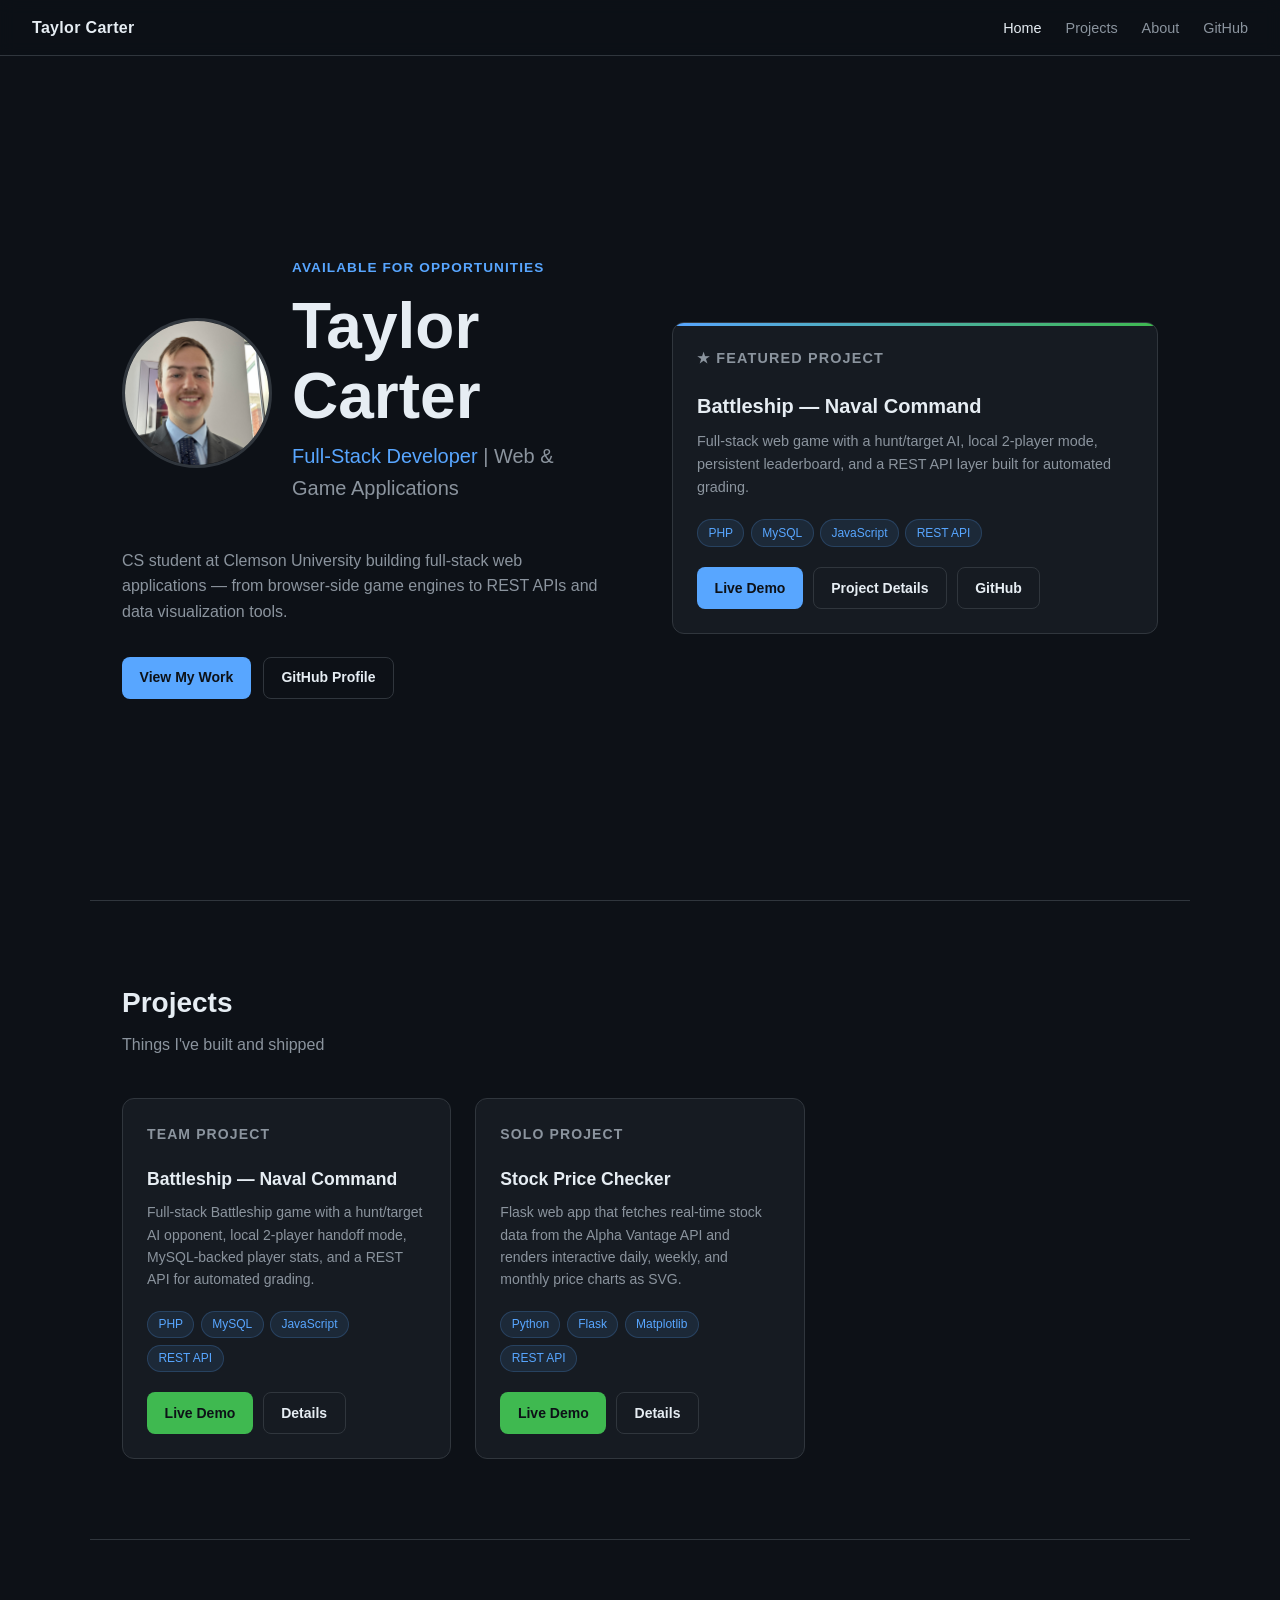
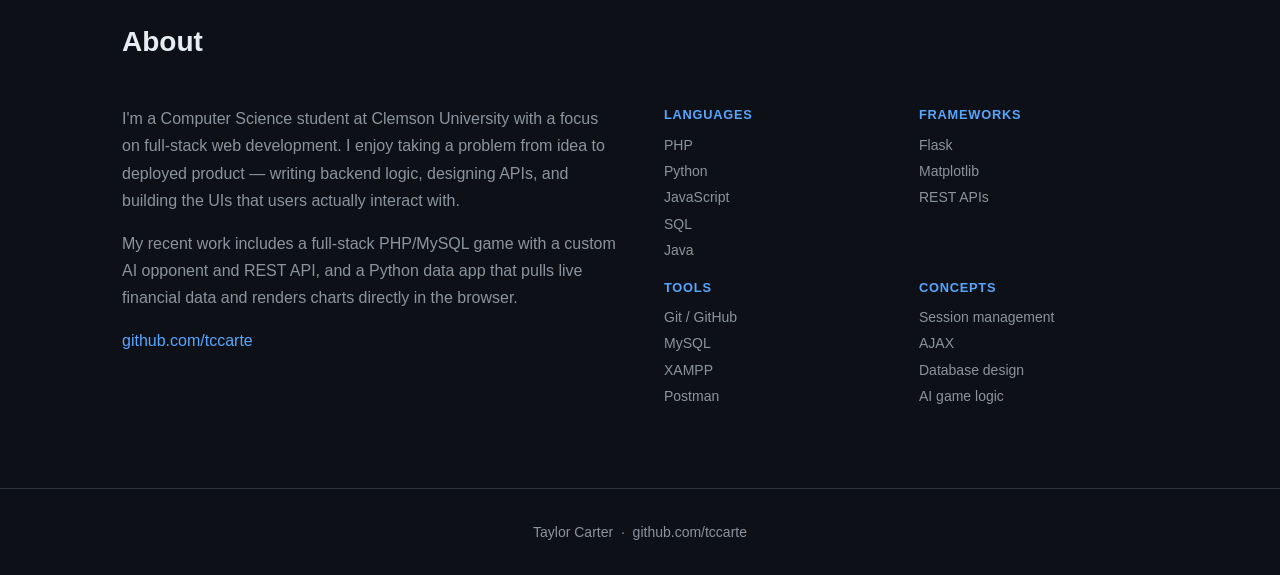
<file: index.html>
<!DOCTYPE html>
<html lang="en">
<head>
  <meta charset="UTF-8" />
  <meta name="viewport" content="width=device-width, initial-scale=1.0" />
  <title>Taylor Carter — Full-Stack Developer</title>
  <link rel="stylesheet" href="style.css" />
</head>
<body>

  <!-- NAV -->
  <nav>
    <span class="nav-brand">Taylor Carter</span>
    <ul class="nav-links">
      <li><a href="index.html" class="active">Home</a></li>
      <li><a href="#projects">Projects</a></li>
      <li><a href="#about">About</a></li>
      <li><a href="https://github.com/tccarte" target="_blank" rel="noopener">GitHub</a></li>
    </ul>
  </nav>

  <!-- HERO -->
  <div class="hero">
    <div class="hero-text">
      <div class="hero-identity">
        <img src="unnamed.jpg" alt="Taylor Carter" class="profile-photo" style="width:150px;height:150px;border-radius:50%;object-fit:cover;object-position:center top;flex-shrink:0;border:3px solid #30363d;" />
        <div>
          <p class="hero-eyebrow">Available for opportunities</p>
          <h1 class="hero-name">Taylor Carter</h1>
          <p class="hero-role"><span>Full-Stack Developer</span> | Web &amp; Game Applications</p>
        </div>
      </div>
      <p class="hero-desc">
        CS student at Clemson University building full-stack web applications — from
        browser-side game engines to REST APIs and data visualization tools.
      </p>
      <div class="hero-actions">
        <a href="#projects" class="btn btn-primary">View My Work</a>
        <a href="https://github.com/tccarte" target="_blank" rel="noopener" class="btn btn-outline">GitHub Profile</a>
      </div>
    </div>

    <div class="hero-featured">
      <div class="featured-card">
        <p class="featured-label">&#9733; Featured Project</p>
        <h3>Battleship — Naval Command</h3>
        <p>
          Full-stack web game with a hunt/target AI, local 2-player mode, persistent
          leaderboard, and a REST API layer built for automated grading.
        </p>
        <div class="tag-list">
          <span class="tag">PHP</span>
          <span class="tag">MySQL</span>
          <span class="tag">JavaScript</span>
          <span class="tag">REST API</span>
        </div>
        <div class="card-actions">
          <a href="http://lightslategray-dogfish-869967.hostingersite.com/" target="_blank" rel="noopener" class="btn btn-primary">Live Demo</a>
          <a href="battleship.html" class="btn btn-outline">Project Details</a>
          <a href="https://github.com/tccarte" target="_blank" rel="noopener" class="btn btn-outline">GitHub</a>
        </div>
      </div>
    </div>
  </div>

  <hr class="divider" />

  <!-- PROJECTS -->
  <section id="projects">
    <div class="section-header">
      <h2>Projects</h2>
      <p>Things I've built and shipped</p>
    </div>
    <div class="project-grid">

      <!-- Battleship -->
      <div class="project-card">
        <p class="project-card-type">Team Project</p>
        <h3>Battleship — Naval Command</h3>
        <p>
          Full-stack Battleship game with a hunt/target AI opponent, local 2-player
          handoff mode, MySQL-backed player stats, and a REST API for automated grading.
        </p>
        <div class="tag-list">
          <span class="tag">PHP</span>
          <span class="tag">MySQL</span>
          <span class="tag">JavaScript</span>
          <span class="tag">REST API</span>
        </div>
        <div class="card-actions">
          <a href="http://lightslategray-dogfish-869967.hostingersite.com/" target="_blank" rel="noopener" class="btn btn-green">Live Demo</a>
          <a href="battleship.html" class="btn btn-outline">Details</a>
        </div>
      </div>

      <!-- Stock Price -->
      <div class="project-card">
        <p class="project-card-type">Solo Project</p>
        <h3>Stock Price Checker</h3>
        <p>
          Flask web app that fetches real-time stock data from the Alpha Vantage API
          and renders interactive daily, weekly, and monthly price charts as SVG.
        </p>
        <div class="tag-list">
          <span class="tag">Python</span>
          <span class="tag">Flask</span>
          <span class="tag">Matplotlib</span>
          <span class="tag">REST API</span>
        </div>
        <div class="card-actions">
          <a href="https://stockprice-yzet.onrender.com" target="_blank" rel="noopener" class="btn btn-green">Live Demo</a>
          <a href="stock-price.html" class="btn btn-outline">Details</a>
        </div>
      </div>

    </div>
  </section>

  <hr class="divider" />

  <!-- ABOUT -->
  <section id="about">
    <div class="section-header">
      <h2>About</h2>
    </div>
    <div class="about-grid">
      <div class="about-text">
        <p>
          I'm a Computer Science student at Clemson University with a focus on
          full-stack web development. I enjoy taking a problem from idea to deployed
          product — writing backend logic, designing APIs, and building the UIs that
          users actually interact with.
        </p>
        <p>
          My recent work includes a full-stack PHP/MySQL game with a custom AI
          opponent and REST API, and a Python data app that pulls live financial data
          and renders charts directly in the browser.
        </p>
        <p>
          <a href="https://github.com/tccarte" target="_blank" rel="noopener">github.com/tccarte</a>
        </p>
      </div>
      <div class="skills-grid">
        <div class="skill-group">
          <h4>Languages</h4>
          <ul>
            <li>PHP</li>
            <li>Python</li>
            <li>JavaScript</li>
            <li>SQL</li>
            <li>Java</li>
          </ul>
        </div>
        <div class="skill-group">
          <h4>Frameworks</h4>
          <ul>
            <li>Flask</li>
            <li>Matplotlib</li>
            <li>REST APIs</li>
          </ul>
        </div>
        <div class="skill-group">
          <h4>Tools</h4>
          <ul>
            <li>Git / GitHub</li>
            <li>MySQL</li>
            <li>XAMPP</li>
            <li>Postman</li>
          </ul>
        </div>
        <div class="skill-group">
          <h4>Concepts</h4>
          <ul>
            <li>Session management</li>
            <li>AJAX</li>
            <li>Database design</li>
            <li>AI game logic</li>
          </ul>
        </div>
      </div>
    </div>
  </section>

  <!-- FOOTER -->
  <footer>
    <p>Taylor Carter &nbsp;·&nbsp; <a href="https://github.com/tccarte" target="_blank" rel="noopener">github.com/tccarte</a></p>
  </footer>

</body>
</html>
</file>
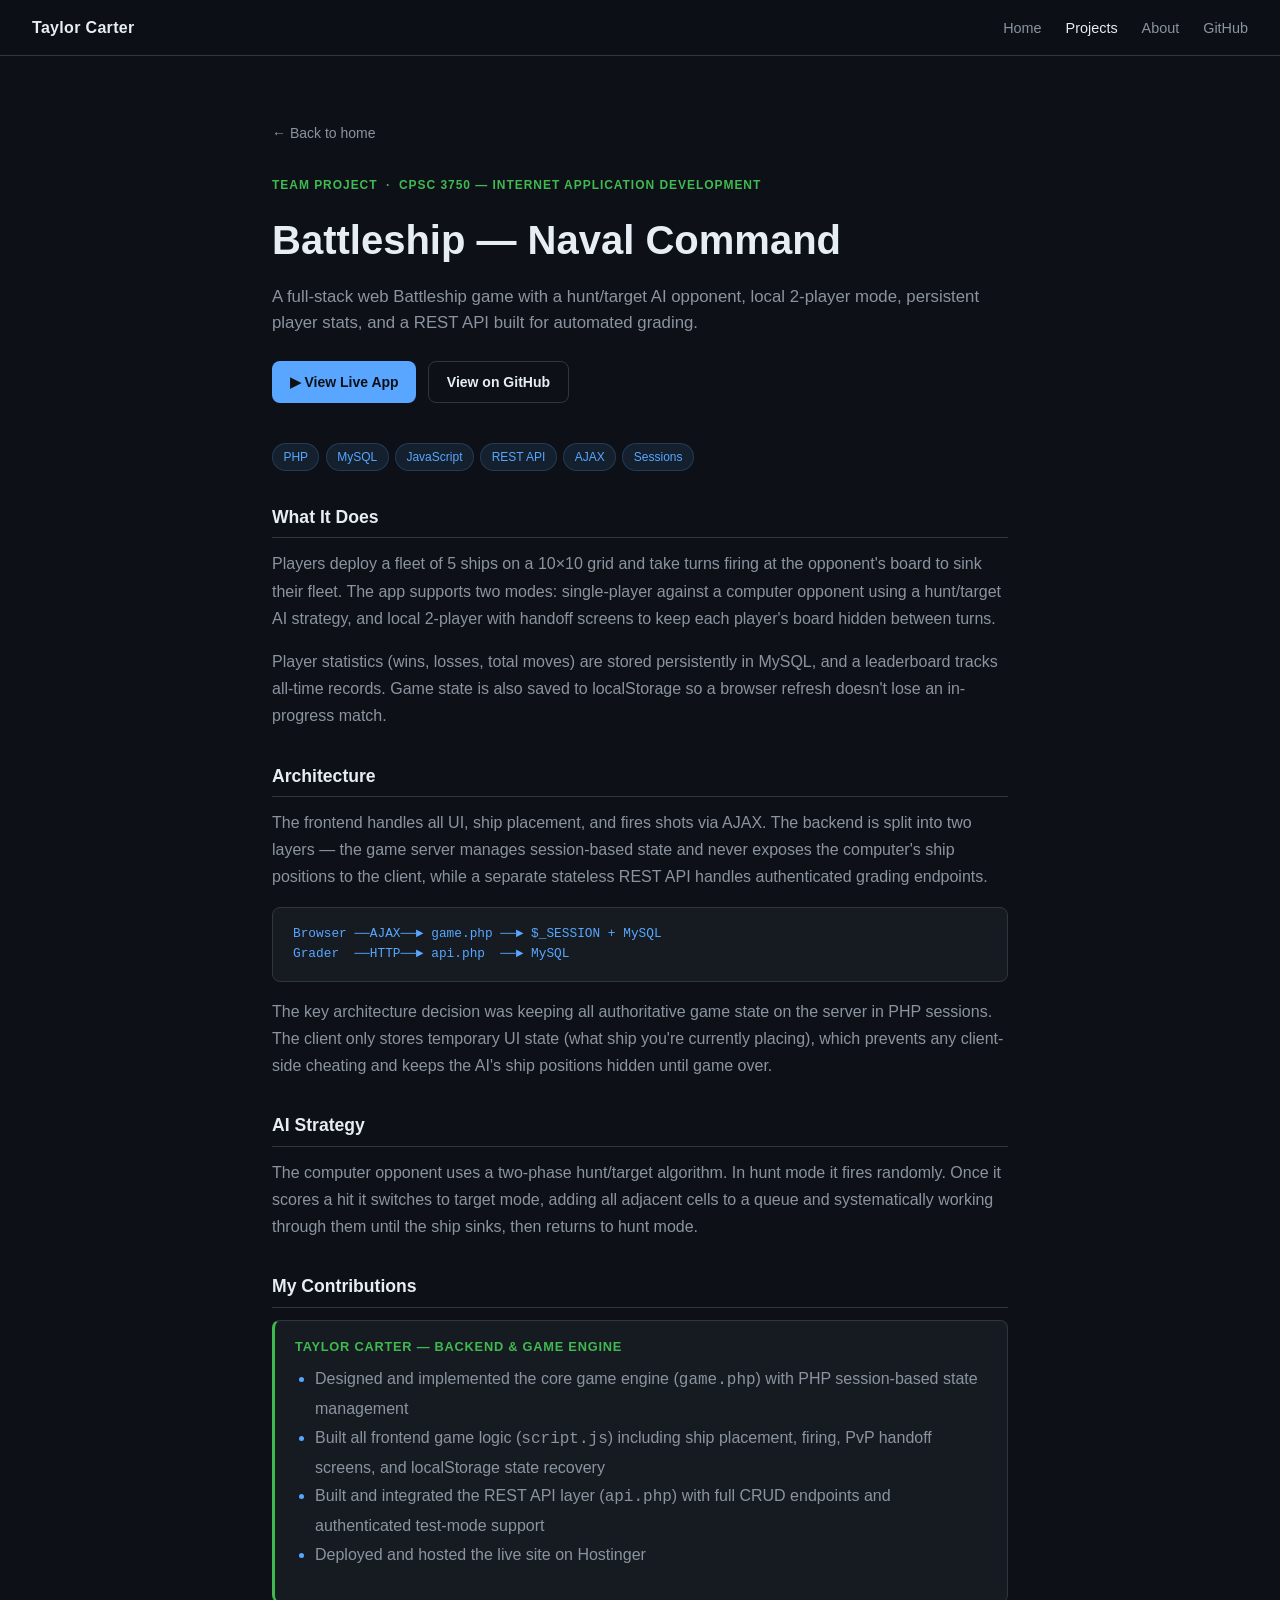
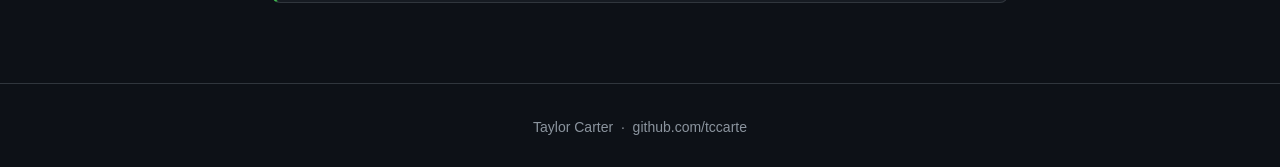
<file: battleship.html>
<!DOCTYPE html>
<html lang="en">
<head>
  <meta charset="UTF-8" />
  <meta name="viewport" content="width=device-width, initial-scale=1.0" />
  <title>Battleship — Naval Command | Taylor Carter</title>
  <link rel="stylesheet" href="style.css" />
</head>
<body>

  <!-- NAV -->
  <nav>
    <span class="nav-brand">Taylor Carter</span>
    <ul class="nav-links">
      <li><a href="index.html">Home</a></li>
      <li><a href="index.html#projects" class="active">Projects</a></li>
      <li><a href="index.html#about">About</a></li>
      <li><a href="https://github.com/tccarte" target="_blank" rel="noopener">GitHub</a></li>
    </ul>
  </nav>

  <div class="project-detail">

    <a href="index.html" class="back-link">&#8592; Back to home</a>

    <div class="project-header">
      <span class="badge">Team Project &nbsp;·&nbsp; CPSC 3750 — Internet Application Development</span>
      <h1>Battleship — Naval Command</h1>
      <p class="subtitle">
        A full-stack web Battleship game with a hunt/target AI opponent, local 2-player
        mode, persistent player stats, and a REST API built for automated grading.
      </p>
      <div class="project-cta">
        <a href="http://lightslategray-dogfish-869967.hostingersite.com/" target="_blank" rel="noopener" class="btn btn-primary">&#9654; View Live App</a>
        <a href="https://github.com/tccarte" target="_blank" rel="noopener" class="btn btn-outline">View on GitHub</a>
      </div>
      <div class="tag-list">
        <span class="tag">PHP</span>
        <span class="tag">MySQL</span>
        <span class="tag">JavaScript</span>
        <span class="tag">REST API</span>
        <span class="tag">AJAX</span>
        <span class="tag">Sessions</span>
      </div>
    </div>

    <div class="project-body">

      <h2>What It Does</h2>
      <p>
        Players deploy a fleet of 5 ships on a 10×10 grid and take turns firing at the
        opponent's board to sink their fleet. The app supports two modes: single-player
        against a computer opponent using a hunt/target AI strategy, and local 2-player
        with handoff screens to keep each player's board hidden between turns.
      </p>
      <p>
        Player statistics (wins, losses, total moves) are stored persistently in MySQL,
        and a leaderboard tracks all-time records. Game state is also saved to
        localStorage so a browser refresh doesn't lose an in-progress match.
      </p>

      <h2>Architecture</h2>
      <p>
        The frontend handles all UI, ship placement, and fires shots via AJAX. The
        backend is split into two layers — the game server manages session-based state
        and never exposes the computer's ship positions to the client, while a separate
        stateless REST API handles authenticated grading endpoints.
      </p>
      <div class="arch-block">Browser ──AJAX──► game.php ──► $_SESSION + MySQL
Grader  ──HTTP──► api.php  ──► MySQL</div>
      <p>
        The key architecture decision was keeping all authoritative game state on the
        server in PHP sessions. The client only stores temporary UI state (what ship
        you're currently placing), which prevents any client-side cheating and keeps
        the AI's ship positions hidden until game over.
      </p>

      <h2>AI Strategy</h2>
      <p>
        The computer opponent uses a two-phase hunt/target algorithm. In hunt mode it
        fires randomly. Once it scores a hit it switches to target mode, adding all
        adjacent cells to a queue and systematically working through them until the
        ship sinks, then returns to hunt mode.
      </p>

      <h2>My Contributions</h2>
      <div class="contrib-box">
        <h4>Taylor Carter — Backend &amp; Game Engine</h4>
        <ul>
          <li>Designed and implemented the core game engine (<code>game.php</code>) with PHP session-based state management</li>
          <li>Built all frontend game logic (<code>script.js</code>) including ship placement, firing, PvP handoff screens, and localStorage state recovery</li>
          <li>Built and integrated the REST API layer (<code>api.php</code>) with full CRUD endpoints and authenticated test-mode support</li>
          <li>Deployed and hosted the live site on Hostinger</li>
        </ul>
      </div>

    </div>

  </div>

  <!-- FOOTER -->
  <footer>
    <p>Taylor Carter &nbsp;·&nbsp; <a href="https://github.com/tccarte" target="_blank" rel="noopener">github.com/tccarte</a></p>
  </footer>

</body>
</html>
</file>
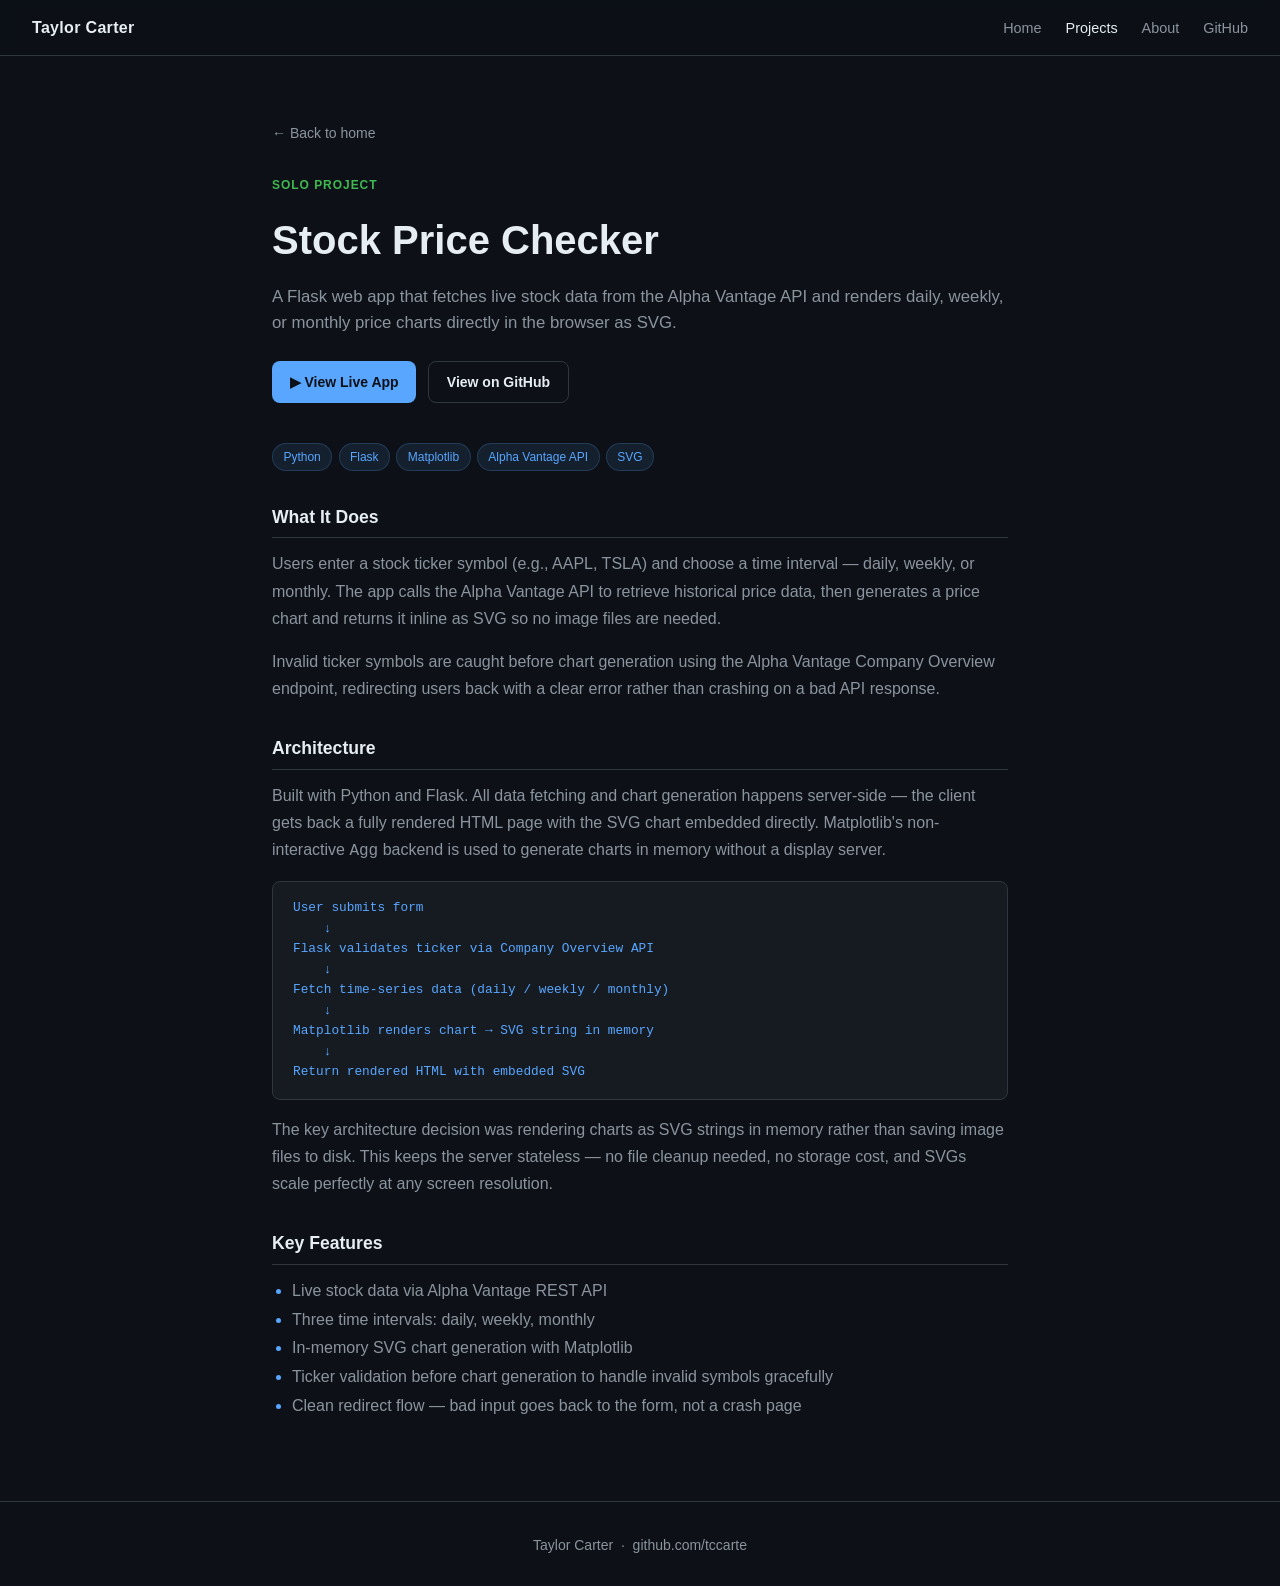
<file: stock-price.html>
<!DOCTYPE html>
<html lang="en">
<head>
  <meta charset="UTF-8" />
  <meta name="viewport" content="width=device-width, initial-scale=1.0" />
  <title>Stock Price Checker | Taylor Carter</title>
  <link rel="stylesheet" href="style.css" />
</head>
<body>

  <!-- NAV -->
  <nav>
    <span class="nav-brand">Taylor Carter</span>
    <ul class="nav-links">
      <li><a href="index.html">Home</a></li>
      <li><a href="index.html#projects" class="active">Projects</a></li>
      <li><a href="index.html#about">About</a></li>
      <li><a href="https://github.com/tccarte" target="_blank" rel="noopener">GitHub</a></li>
    </ul>
  </nav>

  <div class="project-detail">

    <a href="index.html" class="back-link">&#8592; Back to home</a>

    <div class="project-header">
      <span class="badge">Solo Project</span>
      <h1>Stock Price Checker</h1>
      <p class="subtitle">
        A Flask web app that fetches live stock data from the Alpha Vantage API and
        renders daily, weekly, or monthly price charts directly in the browser as SVG.
      </p>
      <div class="project-cta">
        <a href="https://stockprice-yzet.onrender.com" target="_blank" rel="noopener" class="btn btn-primary">&#9654; View Live App</a>
        <a href="https://github.com/tccarte" target="_blank" rel="noopener" class="btn btn-outline">View on GitHub</a>
      </div>
      <div class="tag-list">
        <span class="tag">Python</span>
        <span class="tag">Flask</span>
        <span class="tag">Matplotlib</span>
        <span class="tag">Alpha Vantage API</span>
        <span class="tag">SVG</span>
      </div>
    </div>

    <div class="project-body">

      <h2>What It Does</h2>
      <p>
        Users enter a stock ticker symbol (e.g., AAPL, TSLA) and choose a time
        interval — daily, weekly, or monthly. The app calls the Alpha Vantage API to
        retrieve historical price data, then generates a price chart and returns it
        inline as SVG so no image files are needed.
      </p>
      <p>
        Invalid ticker symbols are caught before chart generation using the Alpha
        Vantage Company Overview endpoint, redirecting users back with a clear error
        rather than crashing on a bad API response.
      </p>

      <h2>Architecture</h2>
      <p>
        Built with Python and Flask. All data fetching and chart generation happens
        server-side — the client gets back a fully rendered HTML page with the SVG
        chart embedded directly. Matplotlib's non-interactive <code>Agg</code> backend
        is used to generate charts in memory without a display server.
      </p>
      <div class="arch-block">User submits form
    ↓
Flask validates ticker via Company Overview API
    ↓
Fetch time-series data (daily / weekly / monthly)
    ↓
Matplotlib renders chart → SVG string in memory
    ↓
Return rendered HTML with embedded SVG</div>
      <p>
        The key architecture decision was rendering charts as SVG strings in memory
        rather than saving image files to disk. This keeps the server stateless —
        no file cleanup needed, no storage cost, and SVGs scale perfectly at any
        screen resolution.
      </p>

      <h2>Key Features</h2>
      <ul>
        <li>Live stock data via Alpha Vantage REST API</li>
        <li>Three time intervals: daily, weekly, monthly</li>
        <li>In-memory SVG chart generation with Matplotlib</li>
        <li>Ticker validation before chart generation to handle invalid symbols gracefully</li>
        <li>Clean redirect flow — bad input goes back to the form, not a crash page</li>
      </ul>

    </div>

  </div>

  <!-- FOOTER -->
  <footer>
    <p>Taylor Carter &nbsp;·&nbsp; <a href="https://github.com/tccarte" target="_blank" rel="noopener">github.com/tccarte</a></p>
  </footer>

</body>
</html>
</file>
<file: style.css>
/* ===== RESET & BASE ===== */
*, *::before, *::after { box-sizing: border-box; margin: 0; padding: 0; }

:root {
  --bg:       #0d1117;
  --surface:  #161b22;
  --border:   #30363d;
  --accent:   #58a6ff;
  --accent2:  #3fb950;
  --text:     #e6edf3;
  --muted:    #8b949e;
  --radius:   8px;
}

html { scroll-behavior: smooth; }

body {
  background: var(--bg);
  color: var(--text);
  font-family: -apple-system, BlinkMacSystemFont, "Segoe UI", Roboto, sans-serif;
  line-height: 1.6;
  font-size: 16px;
}

a { color: var(--accent); text-decoration: none; }
a:hover { text-decoration: underline; }

/* ===== NAV ===== */
nav {
  position: sticky;
  top: 0;
  z-index: 100;
  background: rgba(13, 17, 23, 0.92);
  backdrop-filter: blur(8px);
  border-bottom: 1px solid var(--border);
  padding: 0 2rem;
  display: flex;
  align-items: center;
  justify-content: space-between;
  height: 56px;
}

.nav-brand {
  font-weight: 700;
  font-size: 1rem;
  color: var(--text);
  letter-spacing: 0.02em;
}

.nav-links {
  display: flex;
  gap: 1.5rem;
  list-style: none;
}

.nav-links a {
  color: var(--muted);
  font-size: 0.9rem;
  transition: color 0.2s;
}

.nav-links a:hover,
.nav-links a.active {
  color: var(--text);
  text-decoration: none;
}

/* ===== BUTTONS ===== */
.btn {
  display: inline-flex;
  align-items: center;
  gap: 0.4rem;
  padding: 0.55rem 1.1rem;
  border-radius: var(--radius);
  font-size: 0.875rem;
  font-weight: 600;
  cursor: pointer;
  transition: opacity 0.2s, transform 0.1s;
  border: none;
  text-decoration: none;
}
.btn:hover { opacity: 0.85; text-decoration: none; transform: translateY(-1px); }
.btn-primary { background: var(--accent); color: #0d1117; }
.btn-outline { background: transparent; color: var(--text); border: 1px solid var(--border); }
.btn-outline:hover { border-color: var(--accent); color: var(--accent); }
.btn-green { background: var(--accent2); color: #0d1117; }

/* ===== HERO ===== */
.hero {
  min-height: calc(100vh - 56px);
  display: flex;
  align-items: center;
  padding: 4rem 2rem;
  max-width: 1100px;
  margin: 0 auto;
  gap: 4rem;
}

.hero-text { flex: 1; }

.hero-identity {
  display: flex;
  align-items: center;
  gap: 1.25rem;
  margin-bottom: 1.25rem;
}

.profile-photo {
  width: 72px;
  height: 72px;
  border-radius: 50%;
  object-fit: cover;
  border: 3px solid var(--border);
  flex-shrink: 0;
}

.hero-eyebrow {
  font-size: 0.85rem;
  color: var(--accent);
  font-weight: 600;
  letter-spacing: 0.08em;
  text-transform: uppercase;
  margin-bottom: 0.75rem;
}

.hero-name {
  font-size: clamp(2.5rem, 6vw, 4rem);
  font-weight: 800;
  line-height: 1.1;
  margin-bottom: 0.5rem;
}

.hero-role {
  font-size: clamp(1rem, 2.5vw, 1.25rem);
  color: var(--muted);
  margin-bottom: 1.5rem;
}

.hero-role span { color: var(--accent); }

.hero-desc {
  color: var(--muted);
  max-width: 480px;
  margin-bottom: 2rem;
  font-size: 1rem;
}

.hero-actions { display: flex; gap: 0.75rem; flex-wrap: wrap; }

.hero-featured {
  flex: 1;
  min-width: 300px;
}

/* ===== FEATURED CARD ===== */
.featured-card {
  background: var(--surface);
  border: 1px solid var(--border);
  border-radius: 12px;
  padding: 1.5rem;
  position: relative;
  overflow: hidden;
}

.featured-card::before {
  content: '';
  position: absolute;
  top: 0; left: 0; right: 0;
  height: 3px;
  background: linear-gradient(90deg, var(--accent), var(--accent2));
}

.featured-label {
  font-size: 0.75rem;
  color: var(--accent);
  font-weight: 600;
  letter-spacing: 0.08em;
  text-transform: uppercase;
  margin-bottom: 0.75rem;
}

.featured-card h3 {
  font-size: 1.25rem;
  font-weight: 700;
  margin-bottom: 0.5rem;
}

.featured-card p {
  color: var(--muted);
  font-size: 0.9rem;
  margin-bottom: 1.25rem;
  line-height: 1.6;
}

.tag-list {
  display: flex;
  flex-wrap: wrap;
  gap: 0.4rem;
  margin-bottom: 1.25rem;
}

.tag {
  background: rgba(88, 166, 255, 0.1);
  color: var(--accent);
  border: 1px solid rgba(88, 166, 255, 0.2);
  border-radius: 20px;
  padding: 0.2rem 0.65rem;
  font-size: 0.75rem;
  font-weight: 500;
}

.card-actions { display: flex; gap: 0.6rem; flex-wrap: wrap; }

/* ===== SECTION ===== */
section {
  max-width: 1100px;
  margin: 0 auto;
  padding: 5rem 2rem;
}

.section-header {
  margin-bottom: 2.5rem;
}

.section-header h2 {
  font-size: 1.75rem;
  font-weight: 700;
  margin-bottom: 0.4rem;
}

.section-header p {
  color: var(--muted);
}

.divider {
  border: none;
  border-top: 1px solid var(--border);
  max-width: 1100px;
  margin: 0 auto;
}

/* ===== PROJECT GRID ===== */
.project-grid {
  display: grid;
  grid-template-columns: repeat(auto-fill, minmax(300px, 1fr));
  gap: 1.5rem;
}

.project-card {
  background: var(--surface);
  border: 1px solid var(--border);
  border-radius: 12px;
  padding: 1.5rem;
  display: flex;
  flex-direction: column;
  transition: border-color 0.2s, transform 0.2s;
}

.project-card:hover {
  border-color: var(--accent);
  transform: translateY(-3px);
}

.project-card-type {
  font-size: 0.72rem;
  color: var(--accent2);
  font-weight: 600;
  letter-spacing: 0.08em;
  text-transform: uppercase;
  margin-bottom: 0.5rem;
}

.project-card h3 {
  font-size: 1.1rem;
  font-weight: 700;
  margin-bottom: 0.5rem;
}

.project-card p {
  color: var(--muted);
  font-size: 0.875rem;
  flex: 1;
  margin-bottom: 1.25rem;
}

/* ===== ABOUT ===== */
.about-grid {
  display: grid;
  grid-template-columns: 1fr 1fr;
  gap: 3rem;
  align-items: start;
}

.about-text p {
  color: var(--muted);
  margin-bottom: 1rem;
  line-height: 1.7;
}

.skills-grid {
  display: grid;
  grid-template-columns: 1fr 1fr;
  gap: 1rem;
}

.skill-group h4 {
  font-size: 0.8rem;
  color: var(--accent);
  font-weight: 600;
  letter-spacing: 0.06em;
  text-transform: uppercase;
  margin-bottom: 0.5rem;
}

.skill-group ul {
  list-style: none;
  display: flex;
  flex-direction: column;
  gap: 0.25rem;
}

.skill-group li {
  color: var(--muted);
  font-size: 0.875rem;
}

/* ===== PROJECT DETAIL PAGE ===== */
.project-detail {
  max-width: 800px;
  margin: 0 auto;
  padding: 4rem 2rem;
}

.back-link {
  display: inline-flex;
  align-items: center;
  gap: 0.4rem;
  color: var(--muted);
  font-size: 0.875rem;
  margin-bottom: 2rem;
  transition: color 0.2s;
}
.back-link:hover { color: var(--text); text-decoration: none; }

.project-header { margin-bottom: 2rem; }

.project-header .badge {
  font-size: 0.75rem;
  color: var(--accent2);
  font-weight: 600;
  letter-spacing: 0.08em;
  text-transform: uppercase;
  margin-bottom: 0.75rem;
  display: block;
}

.project-header h1 {
  font-size: clamp(1.75rem, 4vw, 2.5rem);
  font-weight: 800;
  margin-bottom: 0.75rem;
}

.project-header .subtitle {
  color: var(--muted);
  font-size: 1.05rem;
  margin-bottom: 1.5rem;
}

.project-cta { display: flex; gap: 0.75rem; flex-wrap: wrap; margin-bottom: 2.5rem; }

.project-body h2 {
  font-size: 1.1rem;
  font-weight: 700;
  margin: 2rem 0 0.75rem;
  color: var(--text);
  padding-bottom: 0.4rem;
  border-bottom: 1px solid var(--border);
}

.project-body p {
  color: var(--muted);
  margin-bottom: 1rem;
  line-height: 1.7;
}

.project-body ul {
  color: var(--muted);
  padding-left: 1.25rem;
  margin-bottom: 1rem;
  line-height: 1.8;
}

.project-body ul li::marker { color: var(--accent); }

.arch-block {
  background: var(--surface);
  border: 1px solid var(--border);
  border-radius: var(--radius);
  padding: 1rem 1.25rem;
  font-family: "SFMono-Regular", Consolas, monospace;
  font-size: 0.8rem;
  color: var(--accent);
  white-space: pre;
  overflow-x: auto;
  margin-bottom: 1rem;
}

.contrib-box {
  background: var(--surface);
  border: 1px solid var(--border);
  border-left: 3px solid var(--accent2);
  border-radius: var(--radius);
  padding: 1rem 1.25rem;
  margin-bottom: 1rem;
}

.contrib-box h4 {
  font-size: 0.8rem;
  color: var(--accent2);
  font-weight: 700;
  text-transform: uppercase;
  letter-spacing: 0.06em;
  margin-bottom: 0.5rem;
}

/* ===== FOOTER ===== */
footer {
  border-top: 1px solid var(--border);
  padding: 2rem;
  text-align: center;
  color: var(--muted);
  font-size: 0.875rem;
}

footer a { color: var(--muted); }
footer a:hover { color: var(--accent); }

/* ===== RESPONSIVE ===== */
@media (max-width: 768px) {
  .hero {
    flex-direction: column;
    gap: 2.5rem;
    padding: 2.5rem 1.25rem;
    min-height: unset;
  }
  .hero-featured { min-width: unset; width: 100%; }
  .about-grid { grid-template-columns: 1fr; gap: 2rem; }
  .skills-grid { grid-template-columns: 1fr 1fr; }
  nav { padding: 0 1.25rem; }
  .nav-links { gap: 1rem; }
  section { padding: 3rem 1.25rem; }
  .project-detail { padding: 2rem 1.25rem; }
}

@media (max-width: 480px) {
  .skills-grid { grid-template-columns: 1fr; }
  .hero-name { font-size: 2rem; }
}
</file>
